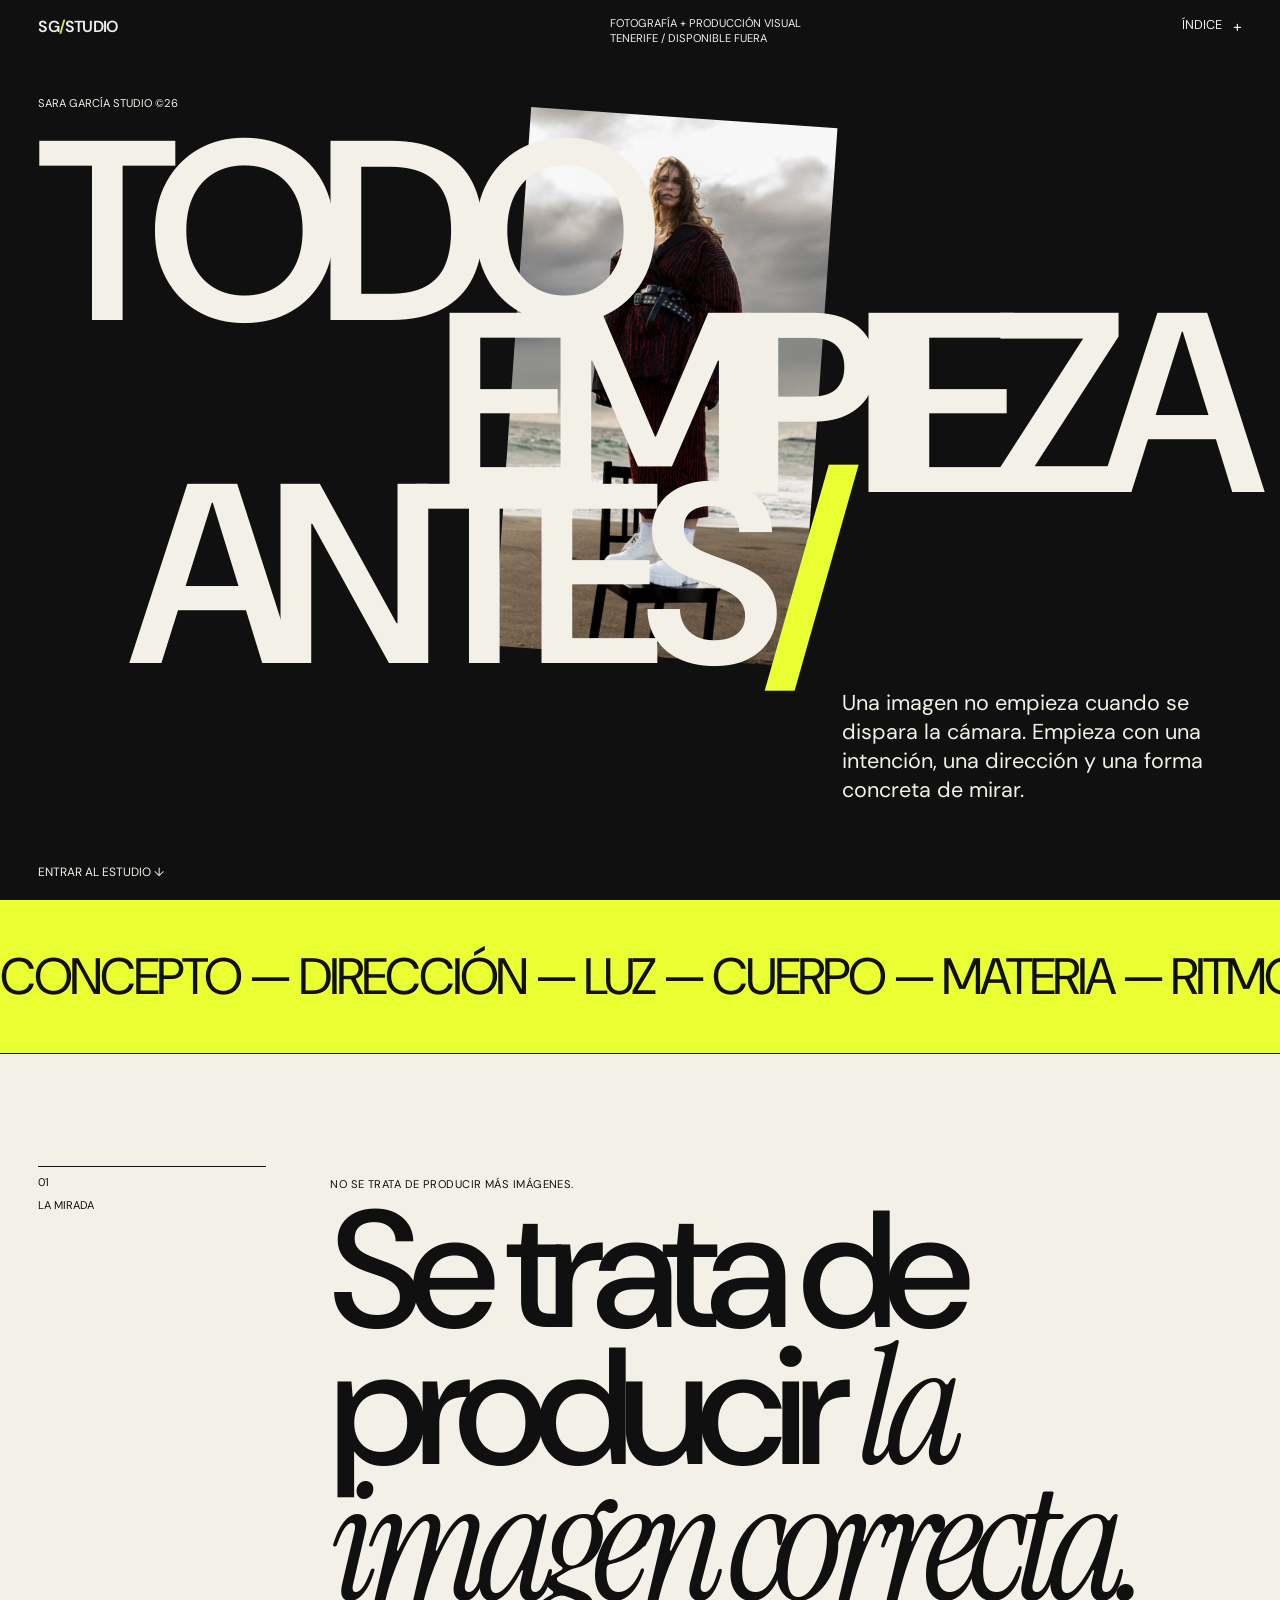
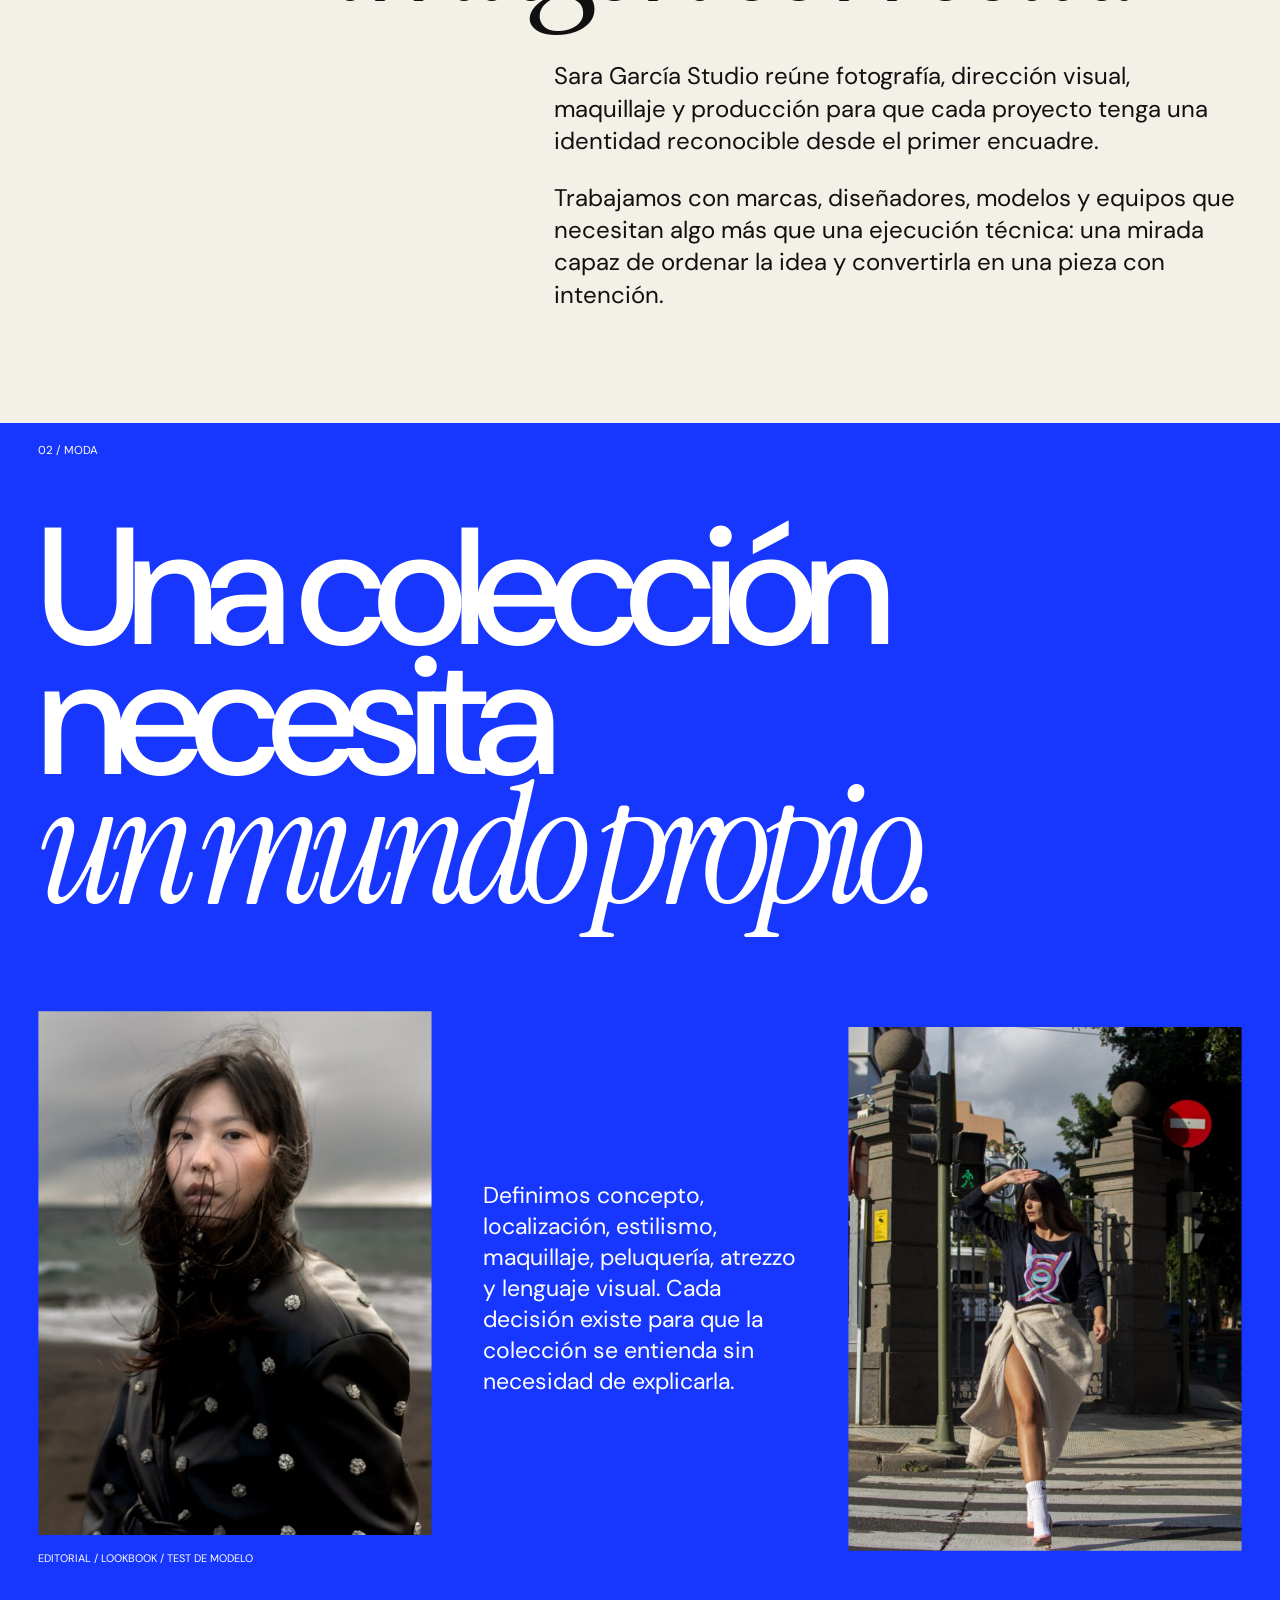
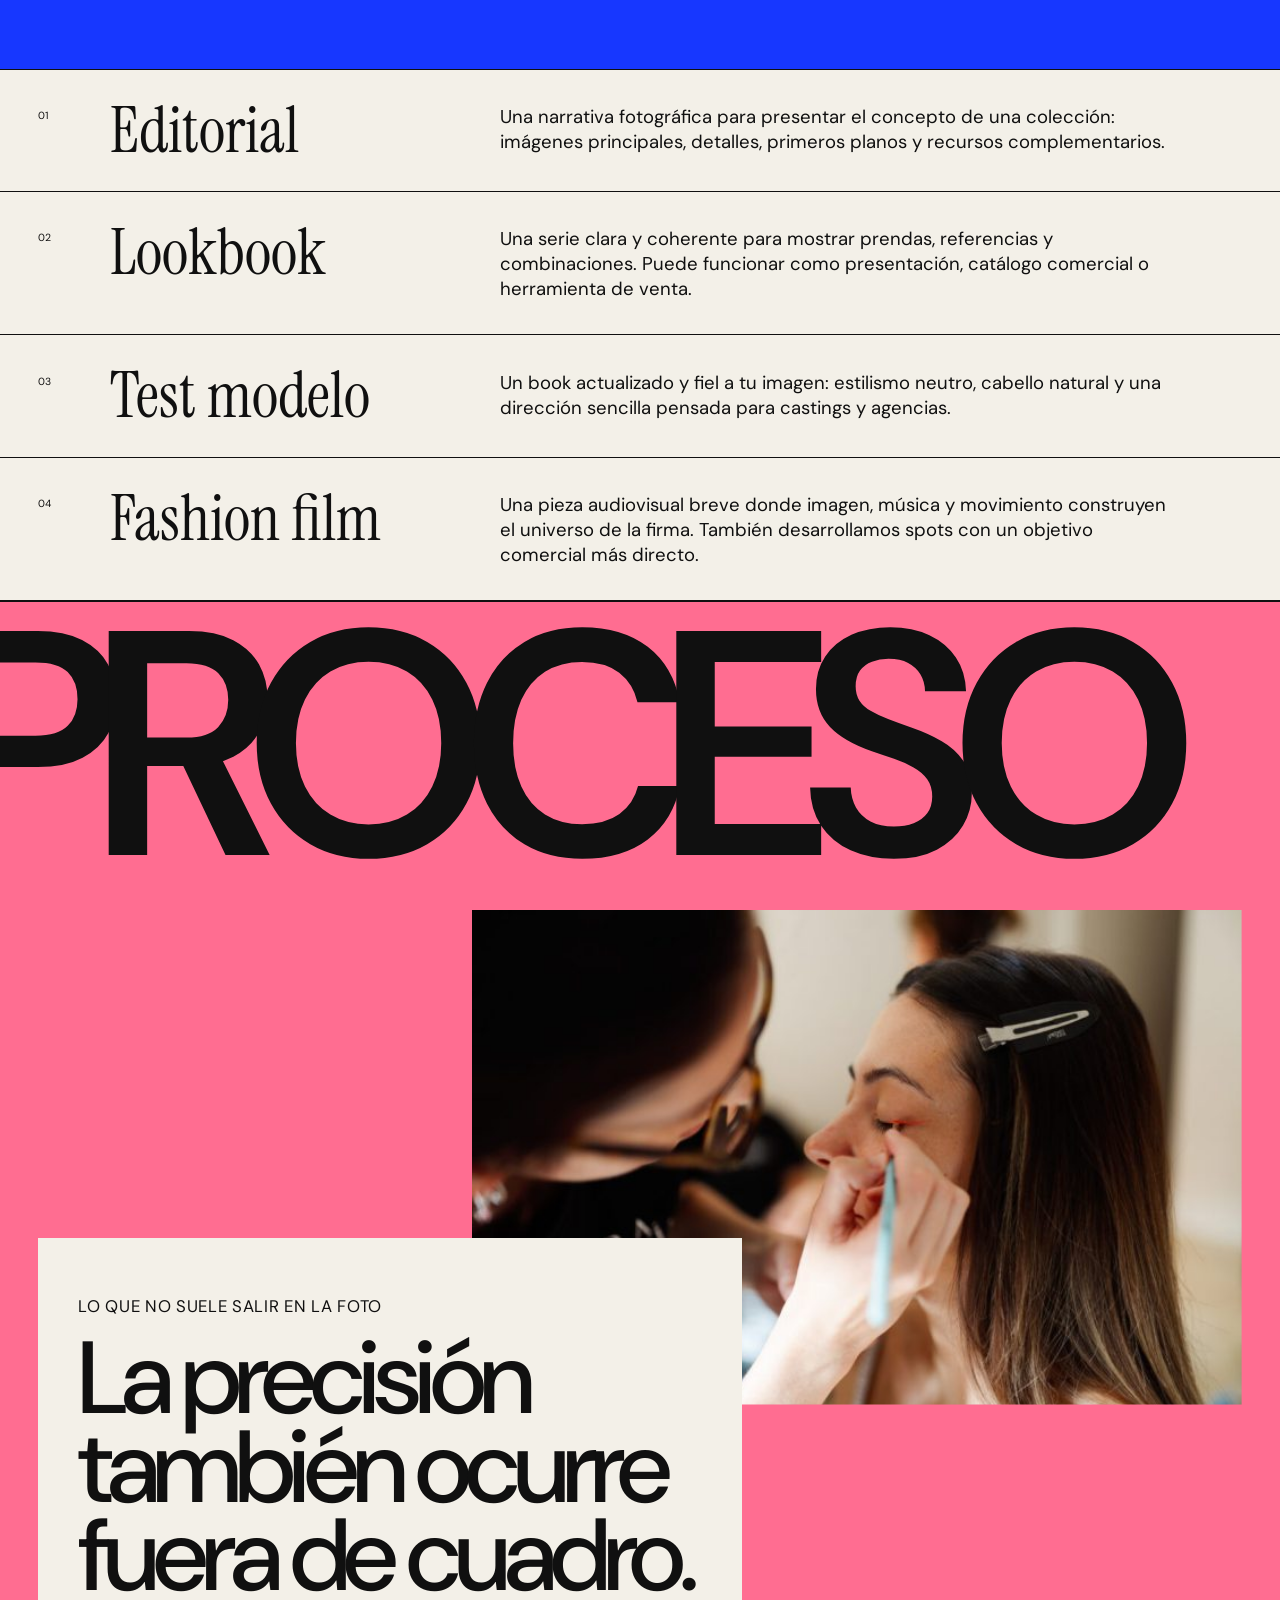
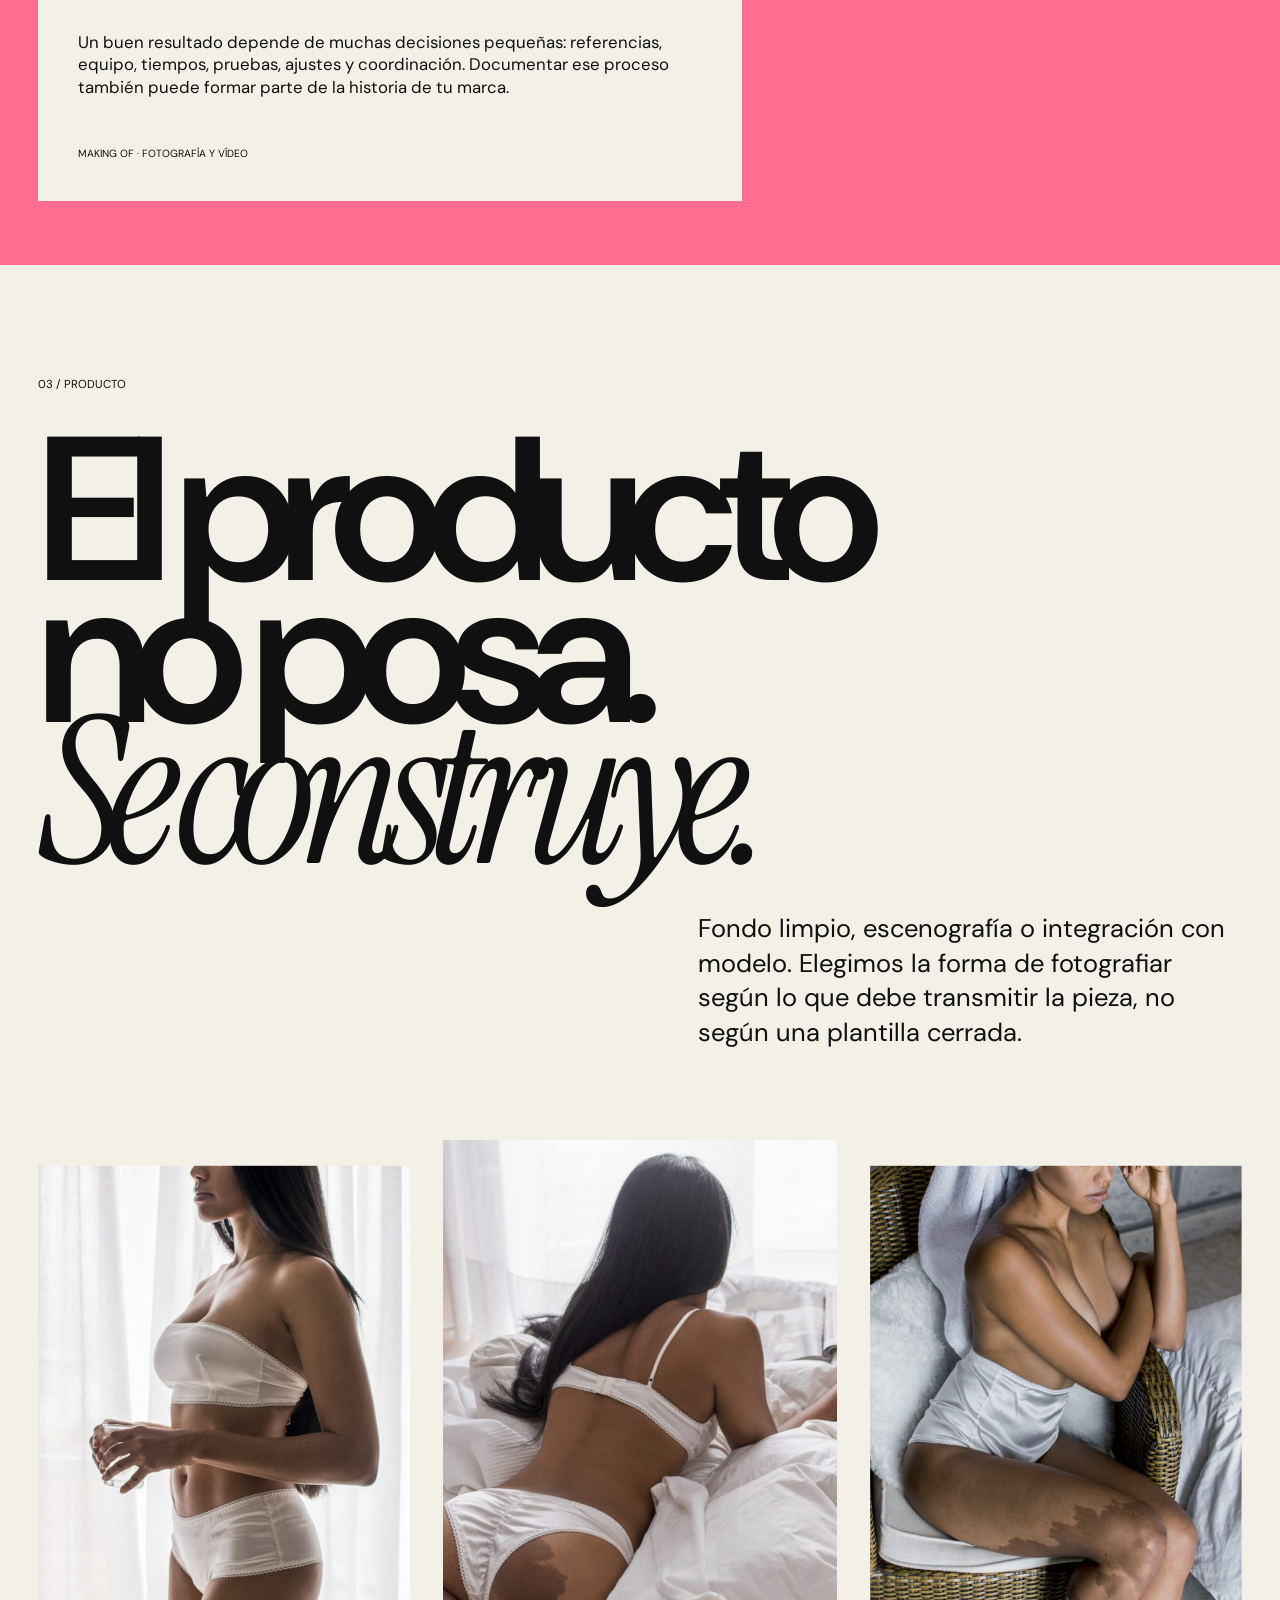
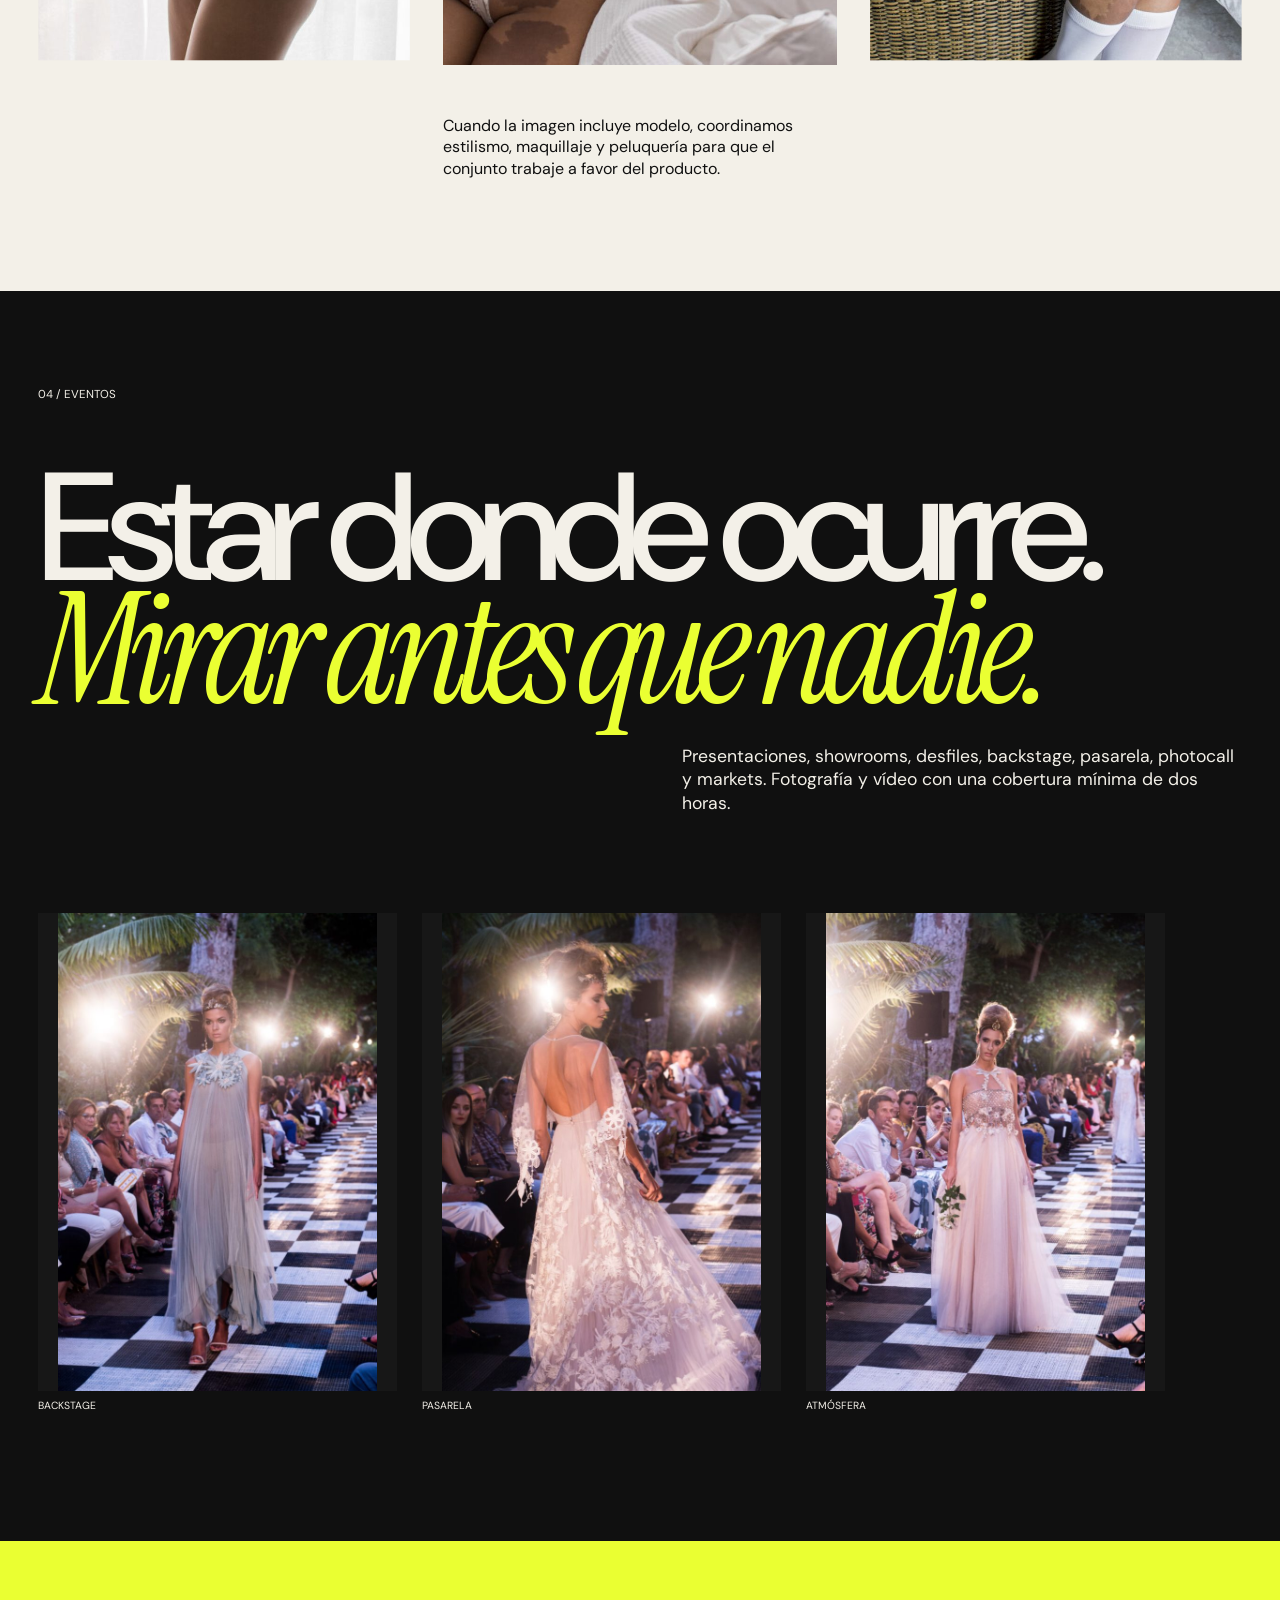
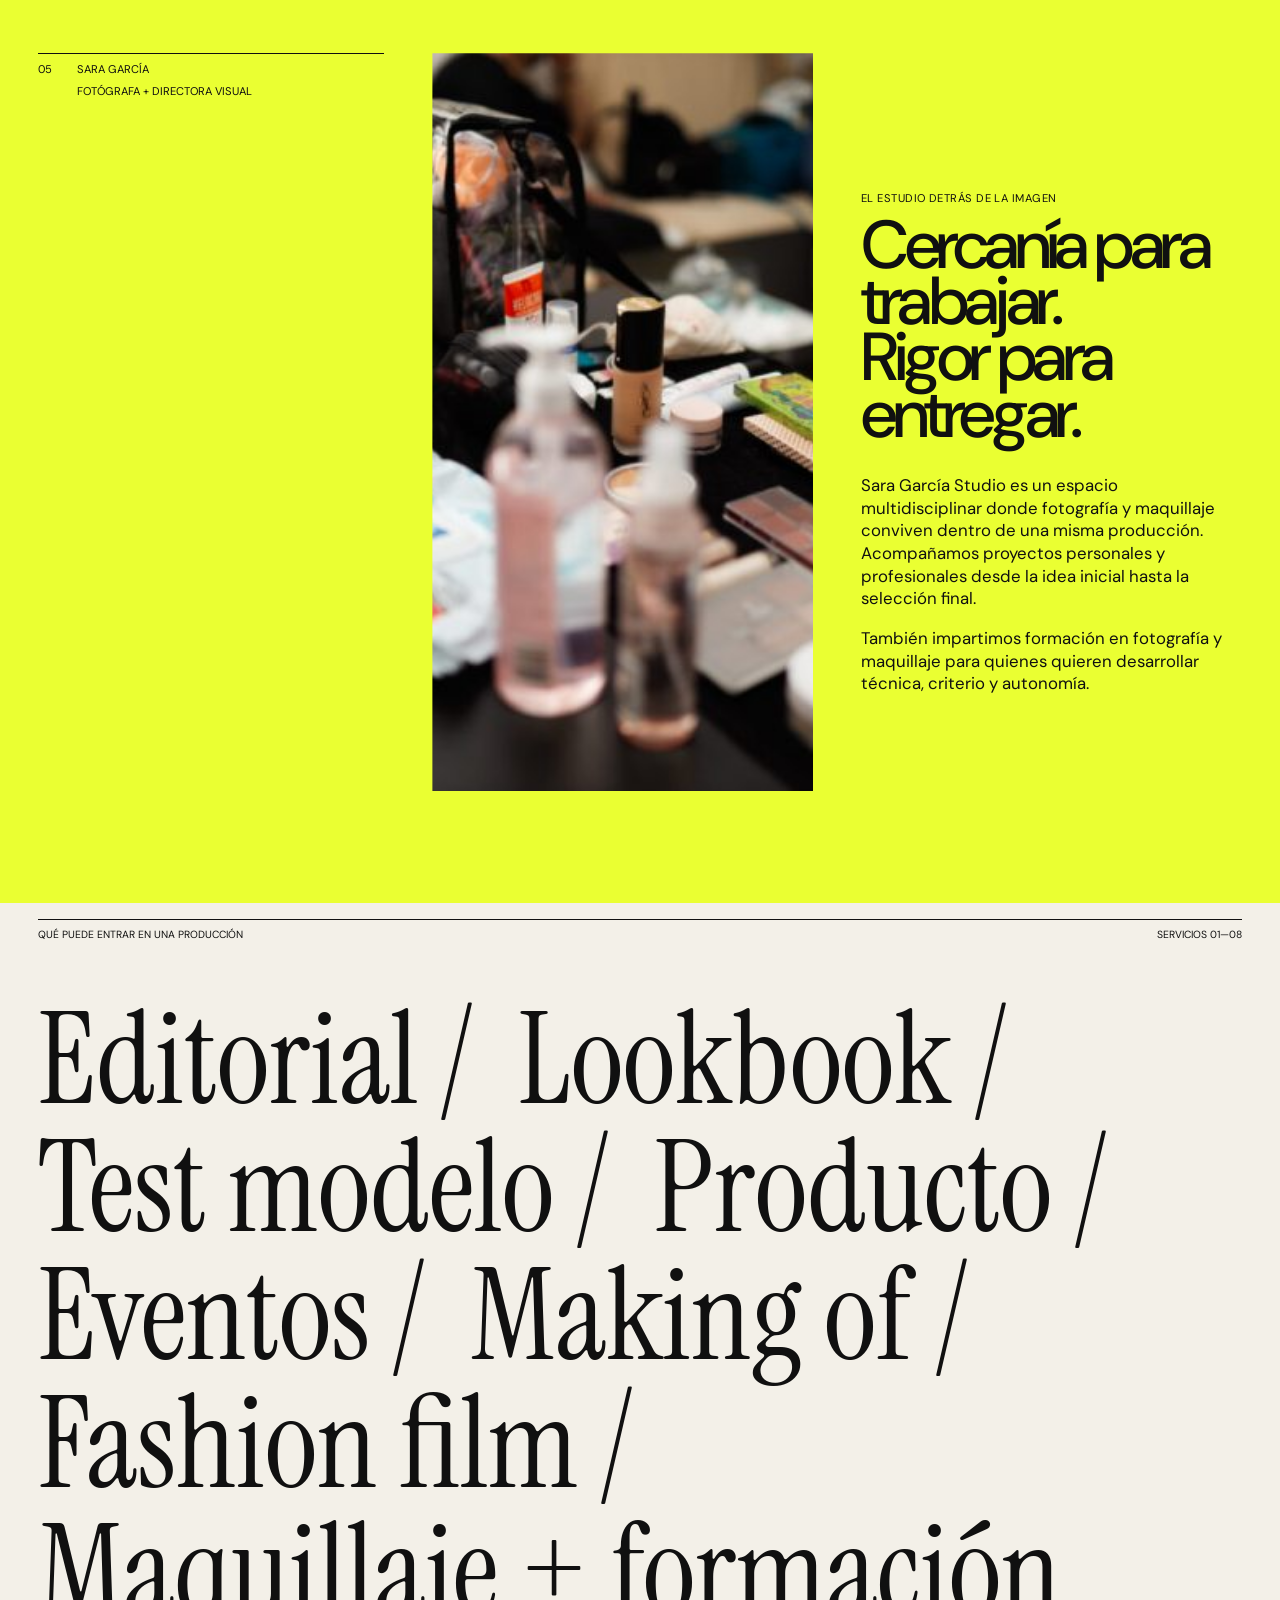
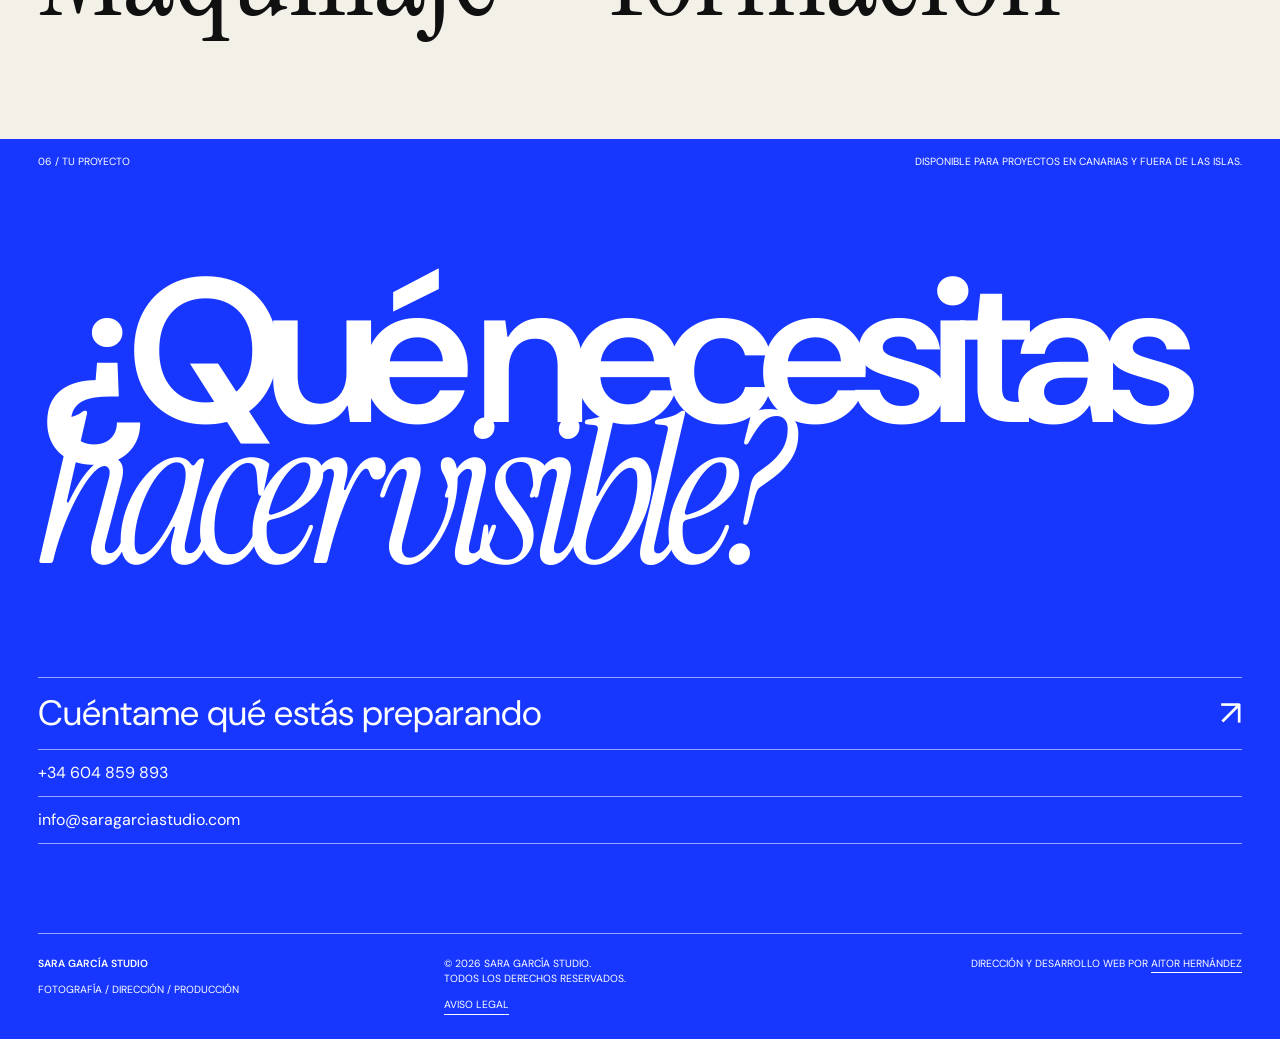
<file: index.html>
<!doctype html>
<html lang="es">
<head>
  <meta charset="utf-8">
  <meta name="viewport" content="width=device-width, initial-scale=1">
  <title>Sara García Studio — Fotografía y producción visual</title>
  <meta name="description" content="Fotografía de moda, producto y eventos. Dirección visual, maquillaje y producción en Tenerife.">
  <meta name="theme-color" content="#f2ff3d">
  <link rel="canonical" href="https://saragarciastudio.com/">
  <link rel="icon" href="assets/icons/favicon.svg" type="image/svg+xml">
  <link rel="manifest" href="manifest.webmanifest">
  <meta property="og:type" content="website">
  <meta property="og:locale" content="es_ES">
  <meta property="og:title" content="Sara García Studio — La imagen empieza antes de la foto">
  <meta property="og:description" content="Fotografía y producción visual para moda, producto y eventos.">
  <meta property="og:url" content="https://saragarciastudio.com/">
  <meta property="og:image" content="https://saragarciastudio.com/img/editorial-1.jpg">
  <meta name="twitter:card" content="summary_large_image">
  <meta name="twitter:title" content="Sara García Studio">
  <meta name="twitter:description" content="Fotografía y producción visual con concepto, dirección y precisión.">
  <meta name="twitter:image" content="https://saragarciastudio.com/img/editorial-1.jpg">
  <link rel="preload" as="image" href="img/editorial-1.jpg" fetchpriority="high">
  <link rel="stylesheet" href="assets/css/styles.css">
  <script>document.documentElement.classList.add("js")</script>
  <script defer src="assets/js/main.js"></script>
</head>
<body>
  <a class="skip-link" href="#contenido">Saltar al contenido</a>
  <div class="boot" aria-hidden="true"><span>SARA</span><span>GARCÍA</span><span>STUDIO</span></div>

  <header class="header" data-header>
    <a class="logo" href="#inicio" aria-label="Sara García Studio, inicio">SG<span>/</span>STUDIO</a>
    <p class="header__status">Fotografía + producción visual<br>Tenerife / disponible fuera</p>
    <button class="menu-button" type="button" aria-expanded="false" aria-controls="menu">
      <span>Índice</span><span class="menu-button__mark" aria-hidden="true">+</span>
    </button>
  </header>

  <nav class="menu" id="menu" aria-label="Navegación principal" data-menu>
    <div class="menu__top"><span>Índice de contenidos</span><span>2026</span></div>
    <div class="menu__links">
      <a href="#mirada"><span>01</span>La mirada</a>
      <a href="#moda"><span>02</span>Moda</a>
      <a href="#producto"><span>03</span>Producto</a>
      <a href="#eventos"><span>04</span>Eventos</a>
      <a href="#estudio"><span>05</span>Estudio</a>
      <a href="#proyecto"><span>06</span>Tu proyecto</a>
    </div>
    <div class="menu__bottom"><a href="mailto:info@saragarciastudio.com">info@saragarciastudio.com</a><span>+34 604 859 893</span></div>
  </nav>

  <main id="contenido">
    <section class="hero" id="inicio" aria-labelledby="hero-title">
      <div class="hero__label">Sara García Studio ©26</div>
      <h1 id="hero-title" class="hero__title" aria-label="Todo empieza antes de la foto">
        <span class="hero__line hero__line--one">TODO</span>
        <span class="hero__line hero__line--two">EMPIEZA</span>
        <span class="hero__line hero__line--three">ANTES<span class="hero__slash">/</span></span>
      </h1>
      <figure class="hero__media" data-parallax>
        <img src="img/editorial-1.jpg" alt="Editorial de moda fotografiada por Sara García Studio" width="900" height="1200" fetchpriority="high">
      </figure>
      <p class="hero__statement">Una imagen no empieza cuando se dispara la cámara. Empieza con una intención, una dirección y una forma concreta de mirar.</p>
      <a class="hero__scroll" href="#mirada">Entrar al estudio <span aria-hidden="true">↓</span></a>
    </section>

    <section class="marquee" aria-hidden="true">
      <div class="marquee__track">CONCEPTO — DIRECCIÓN — LUZ — CUERPO — MATERIA — RITMO — CONCEPTO — DIRECCIÓN — LUZ — CUERPO — MATERIA — RITMO —</div>
    </section>

    <section class="thesis" id="mirada" aria-labelledby="thesis-title">
      <div class="thesis__side"><span>01</span><span>La mirada</span></div>
      <div class="thesis__body">
        <p class="eyebrow">No se trata de producir más imágenes.</p>
        <h2 id="thesis-title">Se trata de producir <em>la imagen correcta.</em></h2>
        <div class="thesis__copy">
          <p>Sara García Studio reúne fotografía, dirección visual, maquillaje y producción para que cada proyecto tenga una identidad reconocible desde el primer encuadre.</p>
          <p>Trabajamos con marcas, diseñadores, modelos y equipos que necesitan algo más que una ejecución técnica: una mirada capaz de ordenar la idea y convertirla en una pieza con intención.</p>
        </div>
      </div>
    </section>

    <section class="chapter chapter--fashion" id="moda" aria-labelledby="fashion-title">
      <header class="chapter__header">
        <div class="chapter__number">02 / MODA</div>
        <h2 id="fashion-title">Una colección necesita<br><span>un mundo propio.</span></h2>
      </header>
      <div class="fashion-stage">
        <figure class="fashion-stage__main reveal-media"><img src="img/editorial-2.jpg" alt="Fotografía editorial de moda" width="900" height="1200" loading="lazy"></figure>
        <figure class="fashion-stage__secondary reveal-media"><img src="img/lookbook-1.jpg" alt="Fotografía de lookbook" width="900" height="1200" loading="lazy"></figure>
        <div class="fashion-stage__caption">Editorial / Lookbook / Test de modelo</div>
        <p class="fashion-stage__copy">Definimos concepto, localización, estilismo, maquillaje, peluquería, atrezzo y lenguaje visual. Cada decisión existe para que la colección se entienda sin necesidad de explicarla.</p>
      </div>
      <div class="service-strip" role="list" aria-label="Servicios de moda">
        <article class="service-strip__item" role="listitem">
          <span class="service-strip__number">01</span>
          <h3>Editorial</h3>
          <p>Una narrativa fotográfica para presentar el concepto de una colección: imágenes principales, detalles, primeros planos y recursos complementarios.</p>
        </article>
        <article class="service-strip__item" role="listitem">
          <span class="service-strip__number">02</span>
          <h3>Lookbook</h3>
          <p>Una serie clara y coherente para mostrar prendas, referencias y combinaciones. Puede funcionar como presentación, catálogo comercial o herramienta de venta.</p>
        </article>
        <article class="service-strip__item" role="listitem">
          <span class="service-strip__number">03</span>
          <h3>Test modelo</h3>
          <p>Un book actualizado y fiel a tu imagen: estilismo neutro, cabello natural y una dirección sencilla pensada para castings y agencias.</p>
        </article>
        <article class="service-strip__item" role="listitem">
          <span class="service-strip__number">04</span>
          <h3>Fashion film</h3>
          <p>Una pieza audiovisual breve donde imagen, música y movimiento construyen el universo de la firma. También desarrollamos spots con un objetivo comercial más directo.</p>
        </article>
      </div>
    </section>

    <section class="process" aria-labelledby="process-title">
      <div class="process__word" aria-hidden="true">PROCESO</div>
      <figure class="process__image reveal-media"><img src="img/making-of-3.jpg" alt="Preparación de una producción fotográfica" width="1400" height="900" loading="lazy"></figure>
      <div class="process__content">
        <p class="eyebrow">Lo que no suele salir en la foto</p>
        <h2 id="process-title">La precisión también ocurre fuera de cuadro.</h2>
        <p>Un buen resultado depende de muchas decisiones pequeñas: referencias, equipo, tiempos, pruebas, ajustes y coordinación. Documentar ese proceso también puede formar parte de la historia de tu marca.</p>
        <span>Making of · fotografía y vídeo</span>
      </div>
    </section>

    <section class="chapter chapter--product" id="producto" aria-labelledby="product-title">
      <header class="product-intro">
        <div class="chapter__number">03 / PRODUCTO</div>
        <h2 id="product-title">El producto<br>no posa.<br><span>Se construye.</span></h2>
        <p>Fondo limpio, escenografía o integración con modelo. Elegimos la forma de fotografiar según lo que debe transmitir la pieza, no según una plantilla cerrada.</p>
      </header>
      <div class="product-gallery">
        <figure class="product-gallery__a reveal-media"><img src="img/producto-1.jpg" alt="Fotografía de producto en composición editorial" width="1000" height="1200" loading="lazy"></figure>
        <figure class="product-gallery__b reveal-media"><img src="img/producto-2.jpg" alt="Detalle de fotografía de producto" width="1000" height="1200" loading="lazy"></figure>
        <figure class="product-gallery__c reveal-media"><img src="img/producto-3.jpg" alt="Producto fotografiado con puesta en escena" width="1000" height="1200" loading="lazy"></figure>
        <p class="product-gallery__note">Cuando la imagen incluye modelo, coordinamos estilismo, maquillaje y peluquería para que el conjunto trabaje a favor del producto.</p>
      </div>
    </section>

    <section class="chapter chapter--events" id="eventos" aria-labelledby="events-title">
      <div class="events-pin">
        <header class="events-copy">
          <div class="chapter__number">04 / EVENTOS</div>
          <h2 id="events-title">Estar donde ocurre.<br><span>Mirar antes que nadie.</span></h2>
          <p>Presentaciones, showrooms, desfiles, backstage, pasarela, photocall y markets. Fotografía y vídeo con una cobertura mínima de dos horas.</p>
        </header>
        <div class="events-reel" data-reel>
          <figure><img src="img/evento-1.jpg" alt="Cobertura de evento de moda" width="900" height="1200" loading="lazy"><figcaption>Backstage</figcaption></figure>
          <figure><img src="img/evento-2.jpg" alt="Detalle de pasarela durante un evento" width="900" height="1200" loading="lazy"><figcaption>Pasarela</figcaption></figure>
          <figure><img src="img/evento-3.jpg" alt="Ambiente y asistentes en un evento" width="900" height="1200" loading="lazy"><figcaption>Atmósfera</figcaption></figure>
        </div>
      </div>
    </section>

    <section class="studio" id="estudio" aria-labelledby="studio-title">
      <div class="studio__identity"><span>05</span><span>Sara García</span><span>Fotógrafa + directora visual</span></div>
      <div class="studio__portrait reveal-media"><img src="img/making-of-1.jpg" alt="Sara García trabajando durante una sesión" width="1000" height="1200" loading="lazy"></div>
      <div class="studio__text">
        <p class="eyebrow">El estudio detrás de la imagen</p>
        <h2 id="studio-title">Cercanía para trabajar.<br>Rigor para entregar.</h2>
        <p>Sara García Studio es un espacio multidisciplinar donde fotografía y maquillaje conviven dentro de una misma producción. Acompañamos proyectos personales y profesionales desde la idea inicial hasta la selección final.</p>
        <p>También impartimos formación en fotografía y maquillaje para quienes quieren desarrollar técnica, criterio y autonomía.</p>
      </div>
    </section>

    <section class="capabilities" aria-labelledby="capabilities-title">
      <div class="capabilities__head"><span>Qué puede entrar en una producción</span><span>Servicios 01—08</span></div>
      <h2 id="capabilities-title" class="sr-only">Servicios disponibles</h2>
      <div class="capabilities__list">
        <span>Editorial</span><span>Lookbook</span><span>Test modelo</span><span>Producto</span><span>Eventos</span><span>Making of</span><span>Fashion film</span><span>Maquillaje + formación</span>
      </div>
    </section>

    <section class="contact" id="proyecto" aria-labelledby="contact-title">
      <div class="contact__intro"><span>06 / Tu proyecto</span><span>Disponible para proyectos en Canarias y fuera de las islas.</span></div>
      <h2 id="contact-title">¿Qué necesitas<br><em>hacer visible?</em></h2>
      <div class="contact__actions">
        <a class="contact__primary" href="mailto:info@saragarciastudio.com?subject=Nuevo%20proyecto%20fotográfico">Cuéntame qué estás preparando <span aria-hidden="true">↗</span></a>
        <a href="tel:+34604859893">+34 604 859 893</a>
        <a href="mailto:info@saragarciastudio.com">info@saragarciastudio.com</a>
      </div>
      <footer class="site-footer" aria-label="Pie de página">
        <div class="site-footer__column site-footer__brand">
          <strong>SARA GARCÍA STUDIO</strong>
          <span>Fotografía / Dirección / Producción</span>
        </div>
        <div class="site-footer__column site-footer__legal">
          <span>© 2026 Sara García Studio.<br>Todos los derechos reservados.</span>
          <button class="footer-link" type="button" data-legal-open aria-haspopup="dialog">Aviso legal</button>
        </div>
        <p class="site-footer__column site-footer__credit">Dirección y desarrollo web por <a href="https://www.aitorhernandez.es" target="_blank" rel="noopener noreferrer">Aitor Hernández<span class="sr-only"> (se abre en una pestaña nueva)</span></a></p>
      </footer>
    </section>
  </main>

  <dialog class="legal-dialog" data-legal-dialog aria-labelledby="legal-title" aria-modal="true">
    <div class="legal-dialog__panel">
      <header class="legal-dialog__header">
        <div>
          <span class="legal-dialog__index">Información legal / 01</span>
          <h2 id="legal-title">Aviso legal</h2>
        </div>
        <button class="legal-dialog__close" type="button" data-legal-close aria-label="Cerrar aviso legal">
          <span aria-hidden="true">×</span>
        </button>
      </header>

      <div class="legal-dialog__content">
        <section>
          <h3>1. Identificación de la titular</h3>
          <p>En cumplimiento de la Ley 34/2002, de 11 de julio, de servicios de la sociedad de la información y de comercio electrónico, se informa de que este sitio web es titularidad de:</p>
          <dl class="legal-data">
            <div><dt>Titular</dt><dd>Sara García</dd></div>
            <div><dt>Nombre comercial</dt><dd>Sara García Studio</dd></div>
            <div><dt>NIF</dt><dd><span class="legal-pending">[COMPLETAR NIF]</span></dd></div>
            <div><dt>Domicilio</dt><dd><span class="legal-pending">[COMPLETAR DOMICILIO PROFESIONAL O FISCAL]</span></dd></div>
            <div><dt>Correo electrónico</dt><dd><a href="mailto:info@saragarciastudio.com">info@saragarciastudio.com</a></dd></div>
            <div><dt>Teléfono</dt><dd><a href="tel:+34604859893">+34 604 859 893</a></dd></div>
            <div><dt>Sitio web</dt><dd>saragarciastudio.com</dd></div>
          </dl>
        </section>

        <section>
          <h3>2. Objeto y condiciones de uso</h3>
          <p>Este sitio web presenta los servicios, trabajos y vías de contacto de Sara García Studio. El acceso y la navegación atribuyen la condición de persona usuaria e implican la aceptación de este aviso legal.</p>
          <p>La persona usuaria se compromete a utilizar el sitio, sus contenidos y servicios de forma lícita, diligente y respetuosa, absteniéndose de realizar actuaciones que puedan dañar, inutilizar o sobrecargar la web, afectar a otras personas usuarias o vulnerar derechos de terceros.</p>
        </section>

        <section>
          <h3>3. Propiedad intelectual e industrial</h3>
          <p>Salvo que se indique expresamente lo contrario, los textos, fotografías, vídeos, identidad visual, diseño, composición y demás contenidos de este sitio pertenecen a Sara García Studio o se utilizan con la autorización correspondiente.</p>
          <p>No se permite su reproducción, distribución, comunicación pública, transformación, descarga o reutilización con fines comerciales sin autorización previa y por escrito. La visualización y navegación personal por el sitio no implican la cesión de ningún derecho de explotación.</p>
          <p>El diseño y desarrollo del sitio web han sido realizados por <a href="https://www.aitorhernandez.es" target="_blank" rel="noopener noreferrer">Aitor Hernández<span class="sr-only"> (se abre en una pestaña nueva)</span></a>. Este crédito no supone la cesión de derechos sobre las fotografías, textos o materiales de Sara García Studio.</p>
        </section>

        <section>
          <h3>4. Responsabilidad</h3>
          <p>Sara García Studio procura que la información publicada sea clara, correcta y se mantenga actualizada, pero no puede garantizar la ausencia absoluta de errores, interrupciones, elementos dañinos o incidencias técnicas ajenas a su control.</p>
          <p>La información sobre servicios tiene carácter general y no constituye por sí sola una oferta contractual. El alcance, precio, fechas, equipo y condiciones de cada trabajo se concretarán mediante presupuesto o acuerdo individual.</p>
        </section>

        <section>
          <h3>5. Enlaces externos</h3>
          <p>Este sitio puede incluir enlaces a páginas o plataformas de terceros. Sara García Studio no controla sus contenidos, disponibilidad, seguridad ni políticas, por lo que el acceso a esos recursos se realiza bajo la responsabilidad de la persona usuaria.</p>
        </section>

        <section>
          <h3>6. Protección de datos y comunicaciones</h3>
          <p>Cuando una persona escribe por correo electrónico o teléfono, sus datos se utilizan para responder a la consulta, preparar un presupuesto o gestionar la relación profesional solicitada. No se emplearán para finalidades incompatibles ni se comunicarán a terceros salvo obligación legal o necesidad derivada de la prestación contratada.</p>
          <p>Para ejercer los derechos de acceso, rectificación, supresión, oposición, limitación o portabilidad, puede escribirse a <a href="mailto:info@saragarciastudio.com">info@saragarciastudio.com</a>, indicando el derecho que desea ejercer y aportando la información necesaria para verificar la identidad.</p>
        </section>

        <section>
          <h3>7. Legislación aplicable</h3>
          <p>Este aviso legal se rige por la legislación española. Cualquier controversia se someterá a los juzgados y tribunales que resulten competentes conforme a la normativa aplicable, respetando en todo caso los derechos que correspondan a consumidores y usuarios.</p>
        </section>

        <p class="legal-dialog__updated">Última actualización: 6 de agosto de 2026.</p>
      </div>
    </div>
  </dialog>
</body>
</html>
</file>
<file: assets/css/styles.css>
@import url('https://fonts.googleapis.com/css2?family=DM+Sans:wght@400;500;600&family=Instrument+Serif:ital@0;1&display=swap');

:root{--ink:#101010;--paper:#f3f0e8;--acid:#eaff32;--blue:#1737ff;--pink:#ff6d91;--line:rgba(16,16,16,.25);--pad:clamp(1rem,3vw,2.75rem);--sans:"DM Sans",Arial,sans-serif;--serif:"Instrument Serif",Georgia,serif}
*{box-sizing:border-box}html{scroll-behavior:smooth}body{margin:0;background:var(--paper);color:var(--ink);font-family:var(--sans);font-size:16px;line-height:1.35;overflow-x:hidden}body.menu-open{overflow:hidden}img{display:block;width:100%;height:100%;object-fit:cover}a{color:inherit;text-decoration:none}button{font:inherit;color:inherit}.sr-only{position:absolute;width:1px;height:1px;padding:0;margin:-1px;overflow:hidden;clip:rect(0,0,0,0);white-space:nowrap;border:0}.skip-link{position:fixed;z-index:9999;top:.5rem;left:.5rem;padding:.75rem 1rem;background:#fff;transform:translateY(-150%)}.skip-link:focus{transform:none}:focus-visible{outline:3px solid var(--blue);outline-offset:4px}
.boot{position:fixed;z-index:1000;inset:0;background:var(--acid);display:grid;place-content:center;font-size:clamp(2.5rem,11vw,10rem);font-weight:600;line-height:.77;letter-spacing:-.08em}.boot span{display:block;overflow:hidden}.boot.is-done{pointer-events:none;animation:bootOut .8s cubic-bezier(.8,0,.15,1) forwards}@keyframes bootOut{to{transform:translateY(-100%)}}
.header{position:fixed;z-index:100;top:0;left:0;width:100%;display:grid;grid-template-columns:1fr auto;align-items:start;padding:1rem var(--pad);mix-blend-mode:difference;color:#fff;transition:transform .5s ease}.header.is-hidden{transform:translateY(-120%)}.logo{font-weight:600;letter-spacing:-.05em}.logo span{color:var(--acid)}.header__status{display:none;margin:0;font-size:.7rem;text-transform:uppercase}.menu-button{border:0;background:none;padding:0;display:flex;gap:.65rem;cursor:pointer;text-transform:uppercase;font-size:.8rem}.menu-button__mark{font-size:1rem;transition:transform .3s}.menu-open .menu-button__mark{transform:rotate(45deg)}
.menu{position:fixed;z-index:90;inset:0;background:var(--acid);padding:5.5rem var(--pad) 1.25rem;display:flex;flex-direction:column;justify-content:space-between;transform:translateY(-105%);transition:transform .7s cubic-bezier(.75,0,.15,1)}.menu.is-open{transform:none}.menu__top,.menu__bottom{display:flex;justify-content:space-between;text-transform:uppercase;font-size:.7rem}.menu__links{display:flex;flex-direction:column}.menu__links a{display:grid;grid-template-columns:2rem 1fr;align-items:baseline;border-top:1px solid var(--ink);font-family:var(--serif);font-size:clamp(2.3rem,9vw,6rem);line-height:1;padding:.1em 0}.menu__links a span{font-family:var(--sans);font-size:.65rem}.menu__bottom{gap:1rem;flex-wrap:wrap}
.hero{position:relative;min-height:100svh;background:var(--ink);color:var(--paper);padding:6rem var(--pad) 1.25rem;overflow:hidden}.hero__label{font-size:.7rem;text-transform:uppercase}.hero__title{position:relative;z-index:2;margin:8vh 0 0;font-size:clamp(5.4rem,27vw,20rem);font-weight:600;line-height:.67;letter-spacing:-.095em}.hero__line{display:block}.hero__line--two{text-align:right}.hero__line--three{padding-left:7vw}.hero__slash{color:var(--acid)}.hero__media{position:absolute;z-index:1;top:21%;left:33%;width:42vw;height:48vh;margin:0;overflow:hidden;transform:rotate(4deg)}.hero__media img{scale:1.12}.hero__statement{position:relative;z-index:3;width:min(26rem,73%);margin:12vh 0 4rem auto;font-size:clamp(1rem,2vw,1.35rem)}.hero__scroll{position:absolute;z-index:3;bottom:1.25rem;left:var(--pad);font-size:.75rem;text-transform:uppercase}.hero__scroll span{display:inline-block;animation:bounce 1.5s infinite}@keyframes bounce{50%{transform:translateY(.35rem)}}
.marquee{background:var(--acid);overflow:hidden;border-bottom:1px solid var(--ink);padding:.35rem 0}.marquee__track{width:max-content;font-size:clamp(2rem,8vw,7rem);line-height:.95;letter-spacing:-.06em;white-space:nowrap;animation:marquee 22s linear infinite}@keyframes marquee{to{transform:translateX(-50%)}}
.thesis{display:grid;gap:4rem;padding:7rem var(--pad);min-height:95svh}.thesis__side{display:flex;justify-content:space-between;border-top:1px solid var(--ink);padding-top:.5rem;text-transform:uppercase;font-size:.7rem}.eyebrow{text-transform:uppercase;font-size:.7rem;letter-spacing:.04em}.thesis h2{margin:.4rem 0 3rem;font-size:clamp(3.8rem,13vw,11rem);line-height:.82;letter-spacing:-.075em;font-weight:500}.thesis h2 em{font-family:var(--serif);font-weight:400}.thesis__copy{display:grid;gap:1.5rem;max-width:43rem;margin-left:auto;font-size:clamp(1.1rem,2vw,1.5rem)}.thesis__copy p{margin:0}
.chapter{position:relative}.chapter__number{font-size:.72rem;text-transform:uppercase}.chapter__header{padding:1.25rem var(--pad) 3rem;background:var(--blue);color:white}.chapter__header h2{margin:4rem 0 0;font-size:clamp(3.5rem,13vw,11rem);line-height:.78;letter-spacing:-.075em;font-weight:500}.chapter__header h2 span{font-family:var(--serif);font-style:italic;font-weight:400}.fashion-stage{position:relative;min-height:145svh;background:var(--blue);color:#fff;padding:0 var(--pad) 8rem}.fashion-stage figure{margin:0}.fashion-stage__main{width:78%;height:80vh}.fashion-stage__secondary{position:absolute;top:52vh;right:var(--pad);width:44%;height:56vh;border:8px solid var(--blue)}.fashion-stage__caption{margin-top:1rem;font-size:.68rem;text-transform:uppercase}.fashion-stage__copy{width:min(31rem,85%);margin:50vh 0 0 auto;font-size:clamp(1.25rem,3vw,2.3rem)}.reveal-media{overflow:hidden;clip-path:inset(0 0 100% 0);transition:clip-path 1.2s cubic-bezier(.7,0,.1,1)}.reveal-media.is-visible{clip-path:inset(0)}.reveal-media img{transition:transform 1.4s cubic-bezier(.2,.8,.2,1);transform:scale(1.15)}.reveal-media.is-visible img{transform:scale(1)}.service-strip{background:var(--paper);border-bottom:1px solid var(--ink)}.service-strip__item{width:100%;display:grid;grid-template-columns:2.5rem 1fr;border:0;border-top:1px solid var(--ink);background:none;text-align:left;padding:.7rem var(--pad);font-family:var(--serif);font-size:clamp(2rem,8vw,5rem);cursor:pointer;transition:background .25s,color .25s}.service-strip__item span{font-family:var(--sans);font-size:.65rem}.service-strip__item:hover,.service-strip__item.is-active{background:var(--acid)}.service-detail{padding:2rem var(--pad) 5rem;background:var(--paper)}.service-detail p{max-width:42rem;margin:0 0 0 auto;font-size:clamp(1rem,2vw,1.4rem)}
.process{position:relative;min-height:110svh;background:var(--pink);overflow:hidden;padding:2rem var(--pad) 6rem}.process__word{font-size:clamp(5rem,25vw,23rem);line-height:.7;letter-spacing:-.09em;font-weight:600;white-space:nowrap;transform:translateX(-8%)}.process__image{width:82%;height:58vh;margin:5rem 0 0 auto}.process__content{position:relative;z-index:2;width:min(44rem,92%);margin:-4rem 0 0;background:var(--paper);padding:1.25rem}.process__content h2{font-size:clamp(2.7rem,8vw,6.5rem);line-height:.86;letter-spacing:-.06em;margin:.4rem 0 2rem;font-weight:500}.process__content p{font-size:1.05rem}.process__content span{display:block;margin-top:3rem;text-transform:uppercase;font-size:.65rem}
.chapter--product{background:var(--paper);padding:7rem var(--pad)}.product-intro h2{font-size:clamp(4.7rem,16vw,13rem);line-height:.69;letter-spacing:-.09em;margin:3rem 0;font-weight:600}.product-intro h2 span{font-family:var(--serif);font-weight:400;font-style:italic}.product-intro>p{width:min(34rem,85%);margin-left:auto;font-size:clamp(1.1rem,2.3vw,1.6rem)}.product-gallery{position:relative;margin-top:8rem;min-height:160svh}.product-gallery figure{margin:0}.product-gallery__a{width:80%;height:65vh}.product-gallery__b{width:49%;height:50vh;margin:-7vh 0 0 auto}.product-gallery__c{width:62%;height:58vh;margin:13vh auto 0 0}.product-gallery__note{width:min(25rem,70%);margin:-9vh 0 0 auto;font-size:1rem}
.chapter--events{background:var(--ink);color:var(--paper);padding:6rem 0}.events-copy{padding:0 var(--pad)}.events-copy h2{font-size:clamp(3.8rem,12vw,10rem);line-height:.8;letter-spacing:-.075em;margin:4rem 0 2rem;font-weight:500}.events-copy h2 span{font-family:var(--serif);font-style:italic;font-weight:400;color:var(--acid)}.events-copy p{max-width:35rem;margin-left:auto;font-size:1.1rem}.events-reel{display:flex;gap:1rem;overflow-x:auto;padding:5rem var(--pad) 2rem;scroll-snap-type:x mandatory;scrollbar-width:none}.events-reel::-webkit-scrollbar{display:none}.events-reel figure{flex:0 0 78vw;height:64vh;margin:0;scroll-snap-align:center}.events-reel figcaption{margin-top:.5rem;text-transform:uppercase;font-size:.65rem}
.studio{display:grid;padding:7rem var(--pad);gap:3rem;background:var(--acid)}.studio__identity{display:grid;grid-template-columns:2rem 1fr;gap:.4rem;border-top:1px solid var(--ink);padding-top:.5rem;font-size:.7rem;text-transform:uppercase}.studio__identity span:last-child{grid-column:2}.studio__portrait{height:70vh}.studio__text h2{font-size:clamp(3rem,9vw,7.5rem);line-height:.83;letter-spacing:-.065em;font-weight:500;margin:.5rem 0 2rem}.studio__text p:not(.eyebrow){font-size:1.05rem;max-width:38rem}.capabilities{background:var(--paper);padding:1rem var(--pad) 7rem}.capabilities__head{display:flex;justify-content:space-between;border-top:1px solid var(--ink);padding-top:.5rem;font-size:.65rem;text-transform:uppercase}.capabilities__list{display:flex;flex-wrap:wrap;gap:.15em .35em;margin-top:4rem;font-family:var(--serif);font-size:clamp(3rem,10vw,8rem);line-height:.85}.capabilities__list span:not(:last-child)::after{content:" /";color:var(--blue)}
.contact{min-height:100svh;background:var(--blue);color:#fff;padding:1rem var(--pad);display:flex;flex-direction:column}.contact__intro{display:flex;justify-content:space-between;gap:2rem;font-size:.65rem;text-transform:uppercase}.contact__intro span:last-child{text-align:right}.contact h2{margin:auto 0;font-size:clamp(4.6rem,16vw,14rem);line-height:.69;letter-spacing:-.09em;font-weight:600}.contact h2 em{font-family:var(--serif);font-weight:400;color:var(--acid)}.contact__actions{display:grid;border-top:1px solid rgba(255,255,255,.55)}.contact__actions a{padding:.75rem 0;border-bottom:1px solid rgba(255,255,255,.55);display:flex;justify-content:space-between}.contact__primary{font-size:clamp(1.3rem,3vw,2.2rem)}.contact__closing{display:flex;justify-content:space-between;gap:1rem;padding-top:3rem;font-size:.62rem;text-transform:uppercase}
@media(min-width:800px){.header{grid-template-columns:1fr 1fr auto}.header__status{display:block}.hero__title{margin-top:4vh}.hero__media{top:13%;left:40%;width:24vw;height:60vh}.hero__statement{margin-top:3vh;width:25rem}.thesis{grid-template-columns:1fr 4fr}.thesis__side{display:block}.thesis__side span{display:block;margin-bottom:.5rem}.fashion-stage__main{width:55%;height:100vh}.fashion-stage__secondary{top:45vh;width:28%;height:64vh}.fashion-stage__copy{margin-top:28vh}.service-strip__item{grid-template-columns:4rem 1fr}.process__image{width:62%;height:72vh}.process__content{padding:2.5rem;margin-top:-12rem}.product-gallery__a{width:49%;height:90vh}.product-gallery__b{width:30%;height:55vh;margin:-55vh 0 0 auto}.product-gallery__c{width:38%;height:70vh;margin:22vh 0 0 30%}.events-reel figure{flex-basis:38vw;height:75vh}.studio{grid-template-columns:1fr 1.1fr 1.1fr;align-items:start}.studio__portrait{height:82vh}.studio__text{padding-top:14vh}.studio__text h2{font-size:5.3vw}.menu__links a{grid-template-columns:5rem 1fr}}
@media(prefers-reduced-motion:reduce){html{scroll-behavior:auto}*,*::before,*::after{animation-duration:.01ms!important;animation-iteration-count:1!important;transition-duration:.01ms!important}.boot{display:none}.reveal-media{clip-path:none}.reveal-media img{transform:none}}

/* Refinements — visual rhythm, image reliability and service clarity */
.marquee{
  min-height:clamp(5.5rem,12vw,10rem);
  display:flex;
  align-items:center;
  padding:0;
}
.marquee__track{
  font-size:clamp(1.1rem,4vw,3.5rem);
  line-height:1;
  letter-spacing:-.045em;
}

/* Images remain visible even before JavaScript enhances the reveal. */
.reveal-media{
  clip-path:none;
  opacity:1;
}
.js .reveal-media{
  clip-path:inset(0 0 8% 0);
  opacity:.92;
  transition:clip-path 1.05s cubic-bezier(.7,0,.1,1),opacity .8s ease;
}
.js .reveal-media.is-visible{
  clip-path:inset(0);
  opacity:1;
}
.reveal-media img{transform:none}
.js .reveal-media img{transform:scale(1.045)}
.js .reveal-media.is-visible img{transform:scale(1)}

.fashion-stage{
  min-height:auto;
  padding-bottom:clamp(5rem,10vw,9rem);
  display:grid;
  grid-template-columns:minmax(0,1fr) minmax(8rem,.48fr);
  grid-template-areas:
    "main secondary"
    "caption secondary"
    ". copy";
  gap:clamp(1rem,3vw,2.5rem);
}
.fashion-stage__main{
  grid-area:main;
  width:100%;
  height:clamp(30rem,72vw,58rem);
}
.fashion-stage__secondary{
  grid-area:secondary;
  position:relative;
  top:auto;
  right:auto;
  width:100%;
  height:clamp(22rem,52vw,42rem);
  margin-top:clamp(5rem,14vw,13rem)!important;
  border:0;
}
.fashion-stage__caption{grid-area:caption;margin-top:0}
.fashion-stage__copy{
  grid-area:copy;
  width:100%;
  margin:clamp(1rem,3vw,3rem) 0 0;
}

.service-strip{border-top:1px solid var(--ink)}
.service-strip__item{
  display:grid;
  grid-template-columns:2.5rem minmax(8rem,.65fr) minmax(0,1.35fr);
  gap:clamp(.75rem,2.5vw,3rem);
  align-items:start;
  width:100%;
  border:0;
  border-bottom:1px solid var(--ink);
  padding:clamp(1.25rem,2.5vw,2.4rem) var(--pad);
  background:var(--paper);
  font-family:var(--sans);
  transition:background .25s ease;
}
.service-strip__item:hover{background:var(--acid)}
.service-strip__number{font-size:.65rem;text-transform:uppercase;padding-top:.45rem}
.service-strip__item h3{
  margin:0;
  font-family:var(--serif);
  font-size:clamp(2rem,5vw,4.6rem);
  line-height:.9;
  font-weight:400;
}
.service-strip__item p{
  max-width:42rem;
  margin:.2rem 0 0;
  font-size:clamp(.95rem,1.45vw,1.22rem);
}
.service-detail{display:none}

.process{
  min-height:auto;
  padding-bottom:clamp(4rem,8vw,7rem);
}
.process__word{margin-bottom:clamp(1.5rem,4vw,3.5rem)}
.process__image{
  width:min(78rem,82%);
  height:clamp(25rem,58vw,48rem);
  margin:0 0 0 auto;
}
.process__content{
  margin:clamp(-5rem,-7vw,-2.5rem) 0 0;
}

.product-gallery{
  display:grid;
  grid-template-columns:1.15fr .72fr;
  grid-template-areas:
    "a b"
    "a note"
    "c c";
  gap:clamp(1rem,3vw,3rem);
  margin-top:clamp(4rem,8vw,8rem);
  min-height:0;
  align-items:start;
}
.product-gallery__a{grid-area:a;width:100%;height:clamp(30rem,72vw,58rem)}
.product-gallery__b{grid-area:b;width:100%;height:clamp(20rem,43vw,34rem);margin:clamp(4rem,9vw,8rem) 0 0}
.product-gallery__c{grid-area:c;width:min(72%,52rem);height:clamp(24rem,52vw,42rem);margin:clamp(2rem,5vw,5rem) 0 0 auto}
.product-gallery__note{grid-area:note;width:100%;margin:0;font-size:1rem}

.events-reel{
  gap:clamp(1rem,2vw,2rem);
  align-items:flex-start;
}
.events-reel figure{
  flex:0 0 min(72vw,22rem);
  height:auto;
}
.events-reel img{
  width:100%;
  height:auto;
  max-height:30rem;
  aspect-ratio:3/4;
  object-fit:contain;
  background:#171717;
}

.capabilities__list span:not(:last-child)::after{color:currentColor}
.contact h2 em{color:inherit}

@media (max-width:799px){
  .fashion-stage{
    grid-template-columns:1fr .72fr;
    grid-template-areas:"main main" "caption secondary" "copy copy";
  }
  .fashion-stage__main{height:68svh}
  .fashion-stage__secondary{height:42svh;margin-top:2rem!important}
  .service-strip__item{
    grid-template-columns:2rem 1fr;
  }
  .service-strip__item p{grid-column:2}
  .product-gallery{
    grid-template-columns:1fr .7fr;
    grid-template-areas:"a a" ". b" "note note" "c c";
  }
  .product-gallery__a{height:64svh}
  .product-gallery__b{height:40svh;margin:0}
  .product-gallery__c{width:82%;height:52svh;margin-top:2rem}
  .events-reel figure{flex-basis:min(72vw,19rem)}
  .events-reel img{max-height:25rem}
}

@media(min-width:800px){
  .fashion-stage__main{width:100%;height:clamp(38rem,72vw,62rem)}
  .fashion-stage__secondary{top:auto;width:100%;height:clamp(28rem,48vw,43rem)}
  .fashion-stage__copy{margin-top:clamp(2rem,5vw,5rem)}
  .process__image{width:min(70rem,68%);height:clamp(34rem,58vw,52rem)}
  .process__content{margin-top:clamp(-8rem,-9vw,-5rem)}
  .product-gallery__a{width:100%;height:clamp(40rem,72vw,64rem)}
  .product-gallery__b{width:100%;height:clamp(24rem,42vw,36rem);margin-top:clamp(5rem,10vw,10rem)}
  .product-gallery__c{width:min(72%,52rem);height:clamp(30rem,50vw,46rem);margin-top:clamp(3rem,7vw,7rem)}
  .events-reel figure{flex-basis:min(28vw,24rem);height:auto}
  .events-reel img{max-height:34rem}
}

/* Footer and legal notice */
.site-footer{
  display:grid;
  gap:1.5rem;
  margin-top:clamp(3rem,7vw,6rem);
  padding:1rem 0 0;
  border-top:1px solid rgba(255,255,255,.55);
  font-size:.65rem;
  line-height:1.45;
  text-transform:uppercase;
}
.site-footer__brand,
.site-footer__legal{
  display:flex;
  flex-wrap:wrap;
  justify-content:space-between;
  gap:.65rem 2rem;
}
.site-footer__legal{align-items:baseline}
.site-footer__credit{margin:0;padding-bottom:.25rem}
.site-footer a,
.footer-link{
  color:inherit;
  text-decoration:none;
  border:0;
  border-bottom:1px solid currentColor;
  padding:0 0 .12rem;
  background:transparent;
  font:inherit;
  text-transform:inherit;
  cursor:pointer;
}
.site-footer a:hover,
.footer-link:hover{border-bottom-style:dashed}
.site-footer a:focus-visible,
.footer-link:focus-visible,
.legal-dialog a:focus-visible,
.legal-dialog button:focus-visible{
  outline:2px solid currentColor;
  outline-offset:4px;
}

.legal-dialog{
  width:100%;
  max-width:none;
  height:100%;
  max-height:none;
  margin:0;
  padding:0;
  border:0;
  background:transparent;
  color:var(--ink);
}
.legal-dialog::backdrop{
  background:rgba(0,0,0,.76);
  backdrop-filter:blur(6px);
}
.legal-dialog[open]{display:flex;justify-content:flex-end}
.legal-dialog__panel{
  width:min(100%,58rem);
  min-height:100%;
  background:var(--paper);
  overflow:auto;
  overscroll-behavior:contain;
  animation:legal-in .5s cubic-bezier(.7,0,.1,1) both;
}
.legal-dialog__header{
  position:sticky;
  top:0;
  z-index:2;
  display:flex;
  align-items:flex-start;
  justify-content:space-between;
  gap:2rem;
  padding:1rem var(--pad) 1.25rem;
  border-bottom:1px solid var(--ink);
  background:rgba(245,243,237,.96);
  backdrop-filter:blur(10px);
}
.legal-dialog__index{
  display:block;
  margin-bottom:1.5rem;
  font-size:.62rem;
  text-transform:uppercase;
}
.legal-dialog__header h2{
  margin:0;
  font-size:clamp(3.2rem,9vw,7.5rem);
  line-height:.75;
  letter-spacing:-.075em;
  font-weight:600;
}
.legal-dialog__close{
  flex:0 0 auto;
  width:3rem;
  height:3rem;
  display:grid;
  place-items:center;
  border:1px solid var(--ink);
  border-radius:50%;
  background:transparent;
  color:inherit;
  font-size:2rem;
  line-height:1;
  cursor:pointer;
}
.legal-dialog__close:hover{background:var(--ink);color:var(--paper)}
.legal-dialog__content{padding:clamp(2rem,6vw,5rem) var(--pad) 5rem}
.legal-dialog__content section{
  display:grid;
  grid-template-columns:1fr;
  gap:1rem;
  padding:0 0 clamp(2.5rem,6vw,5rem);
  margin:0 0 clamp(2.5rem,6vw,5rem);
  border-bottom:1px solid rgba(20,20,20,.28);
}
.legal-dialog__content h3{
  margin:0;
  font-size:clamp(1.6rem,4vw,3rem);
  line-height:.95;
  font-weight:500;
  letter-spacing:-.04em;
}
.legal-dialog__content p{max-width:48rem;margin:0;font-size:clamp(.98rem,1.5vw,1.15rem)}
.legal-dialog__content a{color:inherit;text-underline-offset:.2em}
.legal-data{margin:.5rem 0 0;border-top:1px solid var(--ink)}
.legal-data div{
  display:grid;
  grid-template-columns:minmax(7rem,.42fr) 1fr;
  gap:1rem;
  padding:.8rem 0;
  border-bottom:1px solid rgba(20,20,20,.24);
}
.legal-data dt{font-size:.62rem;text-transform:uppercase}
.legal-data dd{margin:0}
.legal-pending{
  display:inline-block;
  padding:.15rem .35rem;
  background:#ffdd31;
  color:#111;
  font-weight:700;
}
.legal-dialog__updated{font-size:.65rem!important;text-transform:uppercase}
body.dialog-open{overflow:hidden}
@keyframes legal-in{from{transform:translateX(100%)}to{transform:translateX(0)}}

@media(min-width:800px){
  .site-footer{grid-template-columns:1fr 1.5fr;align-items:end}
  .site-footer__legal{justify-content:flex-end;text-align:right}
  .site-footer__credit{grid-column:1/-1}
  .legal-dialog__content section{grid-template-columns:minmax(11rem,.34fr) 1fr}
  .legal-dialog__content section h3{grid-column:1}
  .legal-dialog__content section > :not(h3){grid-column:2}
}
@media(prefers-reduced-motion:reduce){.legal-dialog__panel{animation:none}}

/* Desktop refinements requested — mobile composition remains unchanged */
@media (min-width:800px){
  .hero__title{
    font-size:clamp(4.32rem,21.6vw,16rem);
  }

  .fashion-stage{
    grid-template-columns:minmax(0,.82fr) minmax(12rem,.42fr);
  }
  .fashion-stage__main{
    width:min(100%,46rem);
    height:clamp(32rem,55vw,48rem);
  }
  .fashion-stage__secondary{
    width:min(100%,26rem);
    height:clamp(24rem,36vw,34rem);
    justify-self:end;
  }

  .process__image{
    width:min(58rem,58%);
    height:clamp(28rem,43vw,40rem);
  }
  .process__content{
    margin-top:clamp(-6rem,-7vw,-4rem);
  }

  .product-gallery{
    grid-template-columns:minmax(0,.95fr) minmax(16rem,.55fr);
    max-width:76rem;
    margin-left:auto;
    margin-right:auto;
  }
  .product-gallery__a{
    height:clamp(30rem,49vw,45rem);
  }
  .product-gallery__b{
    height:clamp(20rem,30vw,29rem);
    margin-top:clamp(3rem,6vw,6rem);
  }
  .product-gallery__c{
    width:min(62%,42rem);
    height:clamp(25rem,36vw,35rem);
    margin-top:clamp(2rem,4vw,4rem);
  }

  .site-footer{
    grid-template-columns:minmax(0,1fr) minmax(0,1.15fr) minmax(0,1fr);
    gap:clamp(2rem,5vw,6rem);
    align-items:start;
    padding:1.35rem 0 .5rem;
  }
  .site-footer__column{
    min-width:0;
  }
  .site-footer__brand,
  .site-footer__legal{
    display:flex;
    flex-direction:column;
    align-items:flex-start;
    justify-content:flex-start;
    gap:.7rem;
  }
  .site-footer__brand strong{
    font-weight:600;
  }
  .site-footer__legal{
    text-align:left;
  }
  .site-footer__credit{
    grid-column:auto;
    margin:0;
    padding:0;
    text-align:right;
  }
}

/* Reliable dialog fallback in addition to the native <dialog> API */
.legal-dialog.is-open{
  display:flex;
  justify-content:flex-end;
}
.legal-dialog:not([open]):not(.is-open){display:none}

/* Desktop composition refinements — fashion, process and product */
@media (min-width: 800px){
  /* Moda: imagen + texto + imagen en una única línea editorial. */
  .fashion-stage{
    grid-template-columns:minmax(0,.9fr) minmax(17rem,.72fr) minmax(0,.9fr);
    grid-template-areas:
      "main copy secondary"
      "caption copy secondary";
    column-gap:clamp(2rem,4vw,5rem);
    row-gap:1rem;
    align-items:center;
    padding-top:clamp(2rem,4vw,4rem);
    padding-bottom:clamp(5rem,8vw,8rem);
  }
  .fashion-stage__main{
    width:100%;
    height:auto;
    aspect-ratio:3/4;
    align-self:center;
  }
  .fashion-stage__secondary{
    width:100%;
    height:auto;
    aspect-ratio:3/4;
    margin:0!important;
    align-self:center;
  }
  .fashion-stage__copy{
    width:100%;
    max-width:27rem;
    margin:0;
    align-self:center;
    font-size:clamp(1.15rem,1.8vw,1.7rem);
  }
  .fashion-stage__caption{
    align-self:start;
    margin:0;
  }

  /* Proceso: el bloque se superpone antes y reduce la altura total. */
  .process{
    padding-bottom:clamp(3rem,5vw,5rem);
  }
  .process__image{
    width:min(66rem,64%);
    height:auto;
    aspect-ratio:14/9;
  }
  .process__content{
    margin-top:clamp(-13rem,-13vw,-8.5rem);
  }

  /* Producto: tres columnas; el texto pertenece a la imagen central. */
  .product-gallery{
    grid-template-columns:minmax(0,.82fr) minmax(0,1fr) minmax(0,.82fr);
    grid-template-areas:
      "a b c"
      ". note .";
    column-gap:clamp(2rem,4vw,5rem);
    row-gap:1.25rem;
    align-items:start;
    margin-top:clamp(4rem,7vw,7rem);
  }
  .product-gallery__a,
  .product-gallery__b,
  .product-gallery__c{
    width:100%;
    height:auto;
    margin:0;
    align-self:start;
  }
  .product-gallery__a,
  .product-gallery__c{
    aspect-ratio:4/5;
    margin-top:clamp(3rem,6vw,6rem);
  }
  .product-gallery__b{
    aspect-ratio:3/4;
  }
  .product-gallery__note{
    width:100%;
    max-width:none;
    margin:0;
    padding-top:.25rem;
  }
}

/* Desktop product triptych balance */
@media (min-width: 800px){
  .product-gallery{
    grid-template-columns:minmax(0,1fr) minmax(0,1.06fr) minmax(0,1fr);
    column-gap:clamp(1.5rem,2.6vw,3.25rem);
    max-width:88rem;
  }
  .product-gallery__a,
  .product-gallery__b,
  .product-gallery__c{
    width:100%;
    aspect-ratio:3/4;
    margin-top:0;
  }
  .product-gallery__a,
  .product-gallery__c{
    transform:translateY(clamp(1.25rem,2vw,2.5rem));
  }
  .product-gallery__note{
    margin-top:clamp(1.25rem,2vw,2rem);
  }
}
</file>
